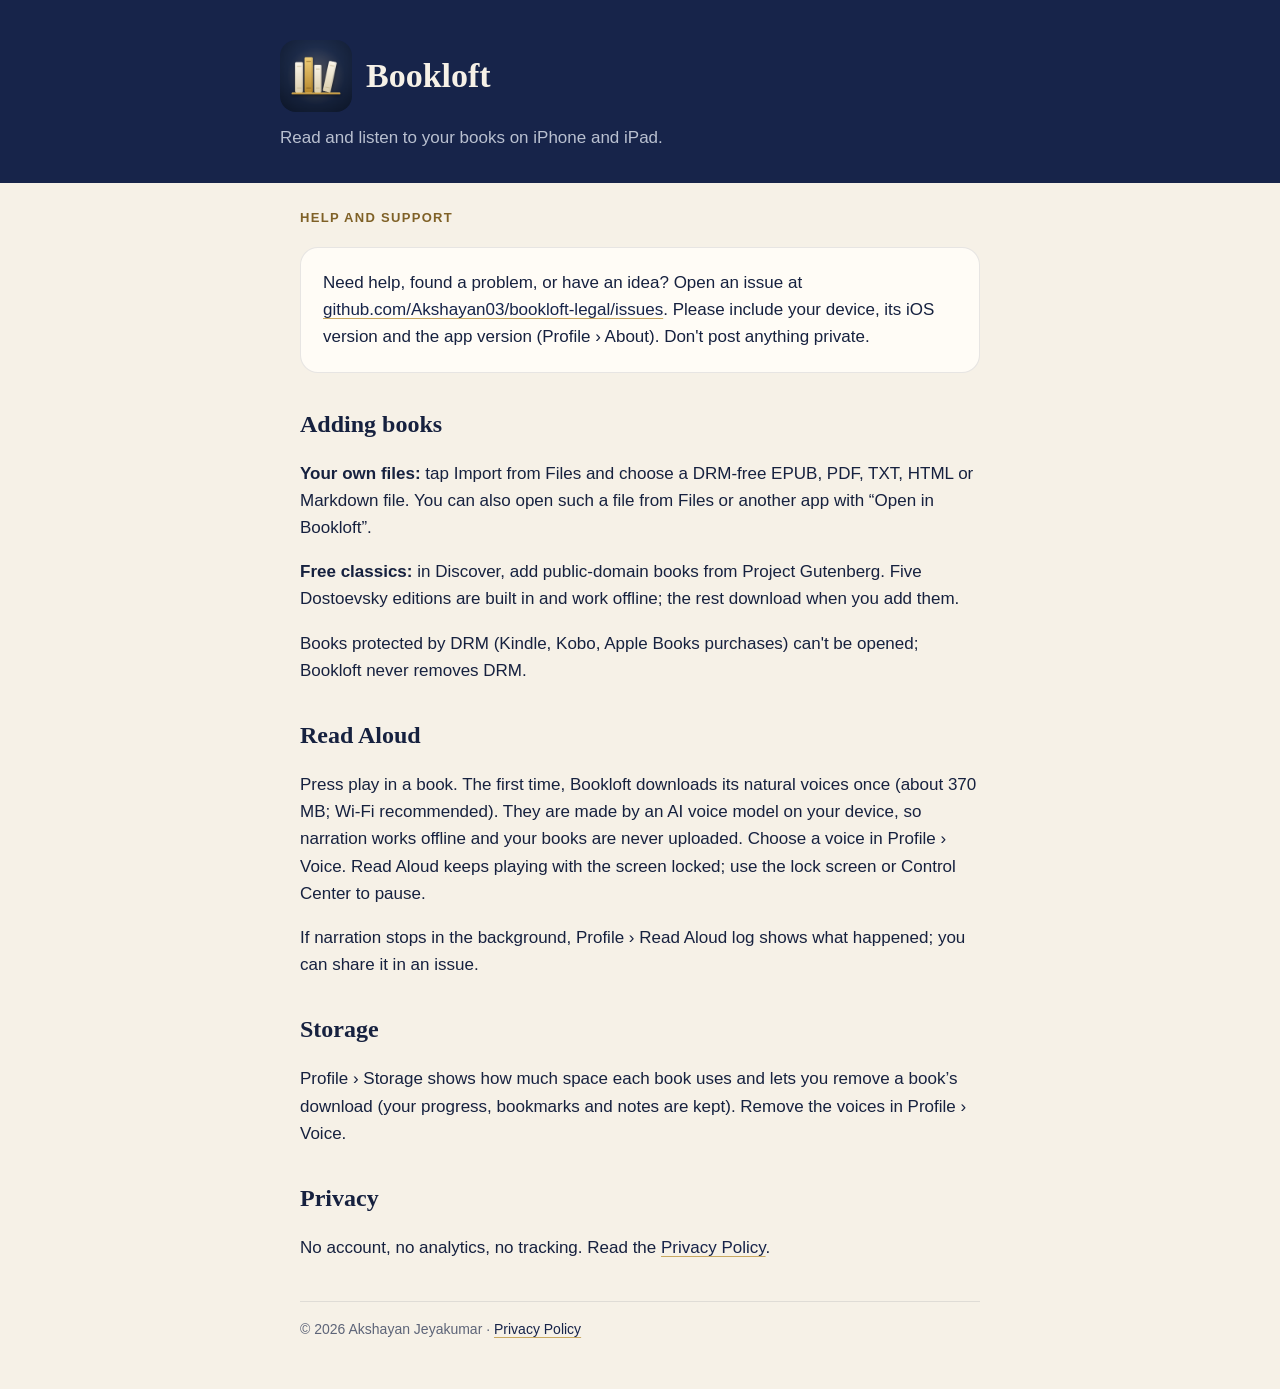
<file: index.html>
<!doctype html>
<html lang="en">
<head>
<meta charset="utf-8">
<meta name="viewport" content="width=device-width, initial-scale=1">
<title>Bookloft · Help and Support</title>
<link rel="stylesheet" href="style.css">
<link rel="icon" type="image/png" href="favicon.png">
<link rel="apple-touch-icon" href="apple-touch-icon.png">
</head>
<body>
<header><div class="wrap">
  <img src="icon.png" alt=""><h1>Bookloft</h1>
  <p>Read and listen to your books on iPhone and iPad.</p>
</div></header>
<main>
  <p class="eyebrow">Help and Support</p>
  <div class="card">
    <p>Need help, found a problem, or have an idea? Open an issue at
    <a href="https://github.com/Akshayan03/bookloft-legal/issues">github.com/Akshayan03/bookloft-legal/issues</a>.
    Please include your device, its iOS version and the app version (Profile › About). Don't post anything private.</p>
  </div>

  <h2>Adding books</h2>
  <p><strong>Your own files:</strong> tap Import from Files and choose a DRM-free EPUB, PDF, TXT, HTML or Markdown file.
  You can also open such a file from Files or another app with “Open in Bookloft”.</p>
  <p><strong>Free classics:</strong> in Discover, add public-domain books from Project Gutenberg. Five Dostoevsky
  editions are built in and work offline; the rest download when you add them.</p>
  <p>Books protected by DRM (Kindle, Kobo, Apple Books purchases) can't be opened; Bookloft never removes DRM.</p>

  <h2>Read Aloud</h2>
  <p>Press play in a book. The first time, Bookloft downloads its natural voices once (about 370 MB; Wi-Fi
  recommended). They are made by an AI voice model on your device, so narration works offline and your books are never
  uploaded. Choose a voice in Profile › Voice. Read Aloud keeps playing with the screen locked; use the lock screen or
  Control Center to pause.</p>
  <p>If narration stops in the background, Profile › Read Aloud log shows what happened; you can share it in an issue.</p>

  <h2>Storage</h2>
  <p>Profile › Storage shows how much space each book uses and lets you remove a book’s download (your progress, bookmarks and notes are kept). Remove the voices in Profile › Voice.</p>

  <h2>Privacy</h2>
  <p>No account, no analytics, no tracking. Read the <a href="privacy.html">Privacy Policy</a>.</p>

  <footer>© 2026 Akshayan Jeyakumar · <a href="privacy.html">Privacy Policy</a></footer>
</main>
</body>
</html>
</file>
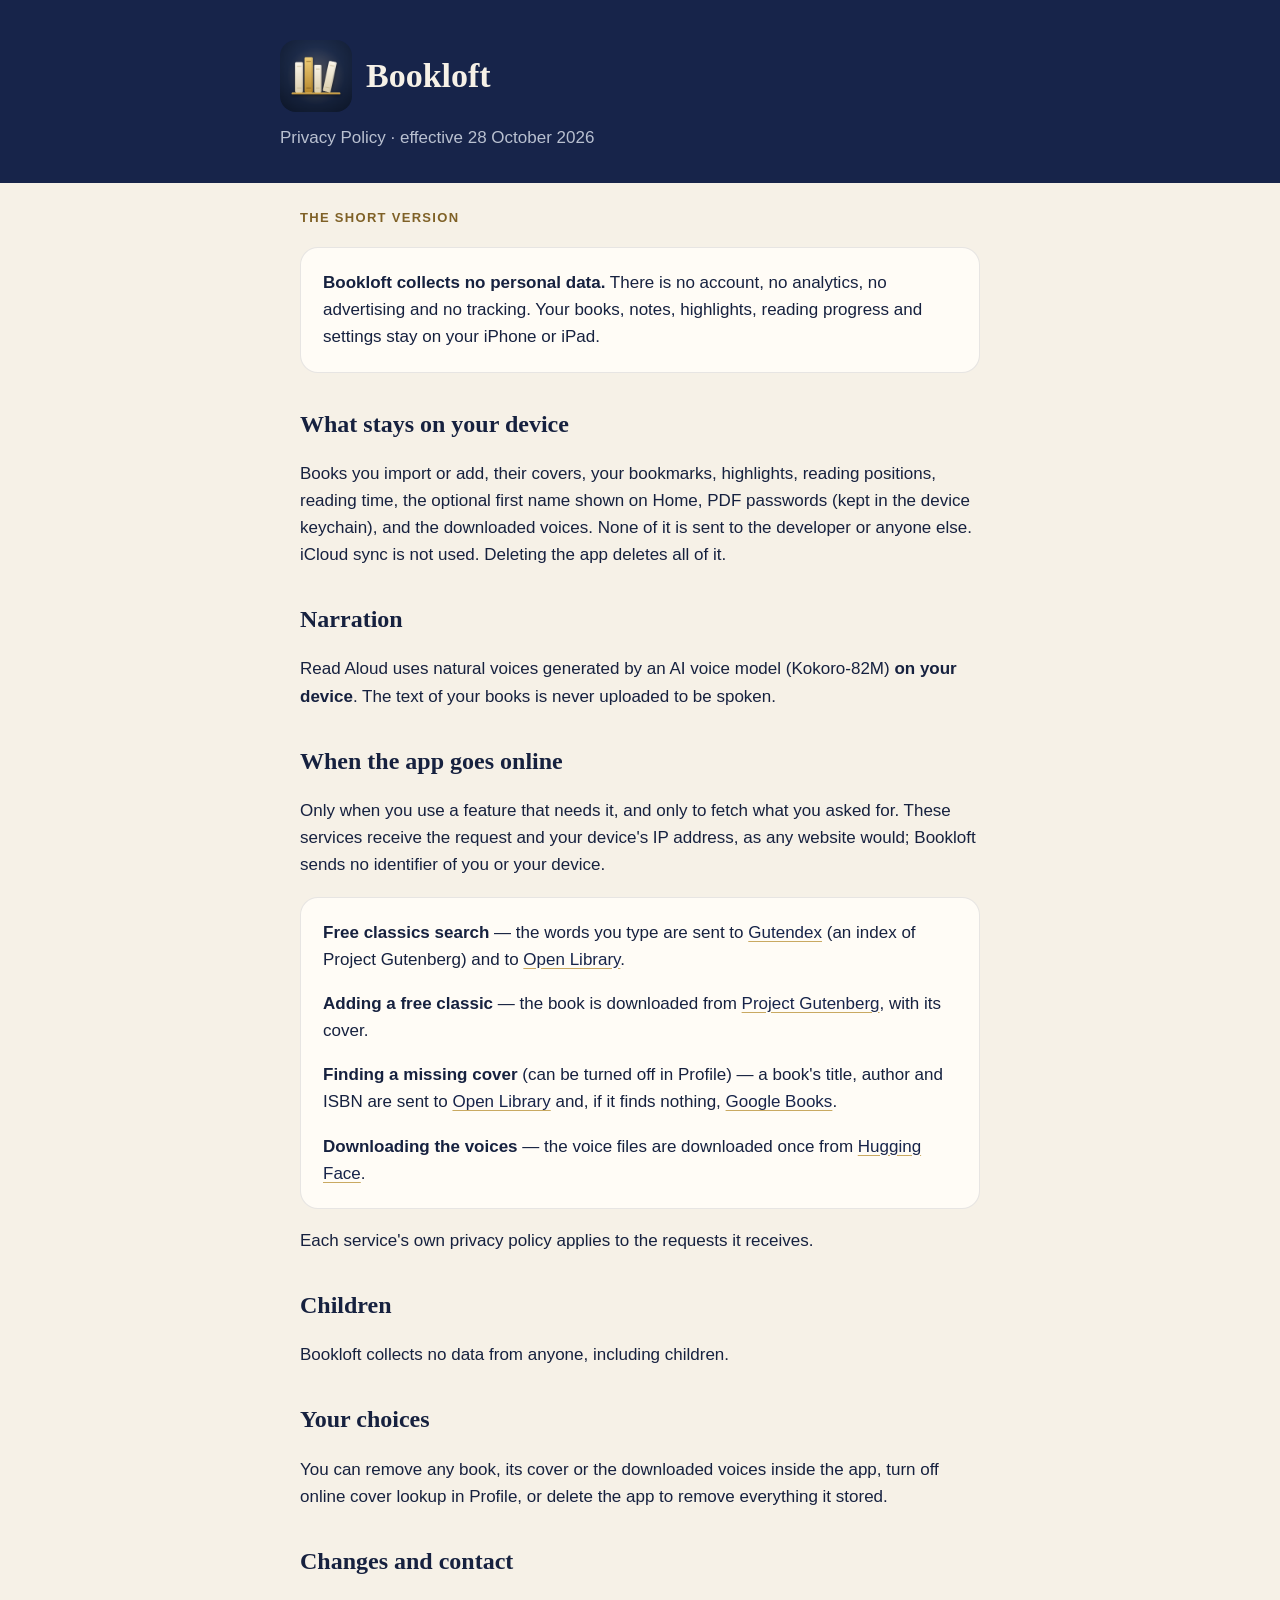
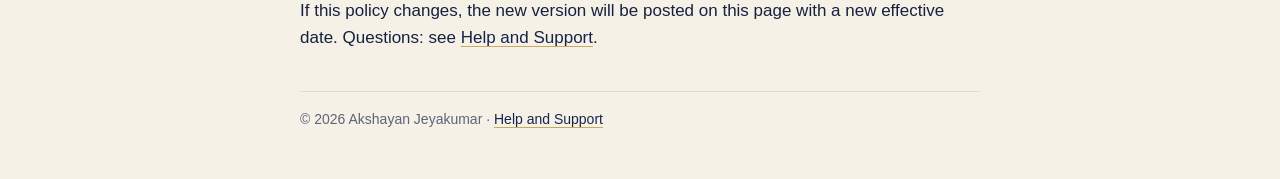
<file: privacy.html>
<!doctype html>
<html lang="en">
<head>
<meta charset="utf-8">
<meta name="viewport" content="width=device-width, initial-scale=1">
<title>Privacy Policy · Bookloft</title>
<link rel="stylesheet" href="style.css">
<link rel="icon" type="image/png" href="favicon.png">
<link rel="apple-touch-icon" href="apple-touch-icon.png">
</head>
<body>
<header><div class="wrap">
  <img src="icon.png" alt=""><h1>Bookloft</h1>
  <p>Privacy Policy · effective 28 October 2026</p>
</div></header>
<main>
  <p class="eyebrow">The short version</p>
  <div class="card">
    <p><strong>Bookloft collects no personal data.</strong> There is no account, no analytics, no advertising and no
    tracking. Your books, notes, highlights, reading progress and settings stay on your iPhone or iPad.</p>
  </div>

  <h2>What stays on your device</h2>
  <p>Books you import or add, their covers, your bookmarks, highlights, reading positions, reading time, the optional
  first name shown on Home, PDF passwords (kept in the device keychain), and the downloaded voices. None of it is sent
  to the developer or anyone else. iCloud sync is not used. Deleting the app deletes all of it.</p>

  <h2>Narration</h2>
  <p>Read Aloud uses natural voices generated by an AI voice model (Kokoro-82M) <strong>on your device</strong>. The text
  of your books is never uploaded to be spoken.</p>

  <h2>When the app goes online</h2>
  <p>Only when you use a feature that needs it, and only to fetch what you asked for. These services receive the
  request and your device's IP address, as any website would; Bookloft sends no identifier of you or your device.</p>
  <div class="card">
    <p><strong>Free classics search</strong> — the words you type are sent to
    <a href="https://gutendex.com">Gutendex</a> (an index of Project Gutenberg) and to
    <a href="https://openlibrary.org">Open Library</a>.</p>
    <p><strong>Adding a free classic</strong> — the book is downloaded from
    <a href="https://www.gutenberg.org">Project Gutenberg</a>, with its cover.</p>
    <p><strong>Finding a missing cover</strong> (can be turned off in Profile) — a book's title, author and ISBN are sent
    to <a href="https://openlibrary.org">Open Library</a> and, if it finds nothing,
    <a href="https://books.google.com">Google Books</a>.</p>
    <p><strong>Downloading the voices</strong> — the voice files are downloaded once from
    <a href="https://huggingface.co">Hugging Face</a>.</p>
  </div>
  <p>Each service's own privacy policy applies to the requests it receives.</p>

  <h2>Children</h2>
  <p>Bookloft collects no data from anyone, including children.</p>

  <h2>Your choices</h2>
  <p>You can remove any book, its cover or the downloaded voices inside the app, turn off online cover lookup in
  Profile, or delete the app to remove everything it stored.</p>

  <h2>Changes and contact</h2>
  <p>If this policy changes, the new version will be posted on this page with a new effective date. Questions:
  see <a href="index.html">Help and Support</a>.</p>

  <footer>© 2026 Akshayan Jeyakumar · <a href="index.html">Help and Support</a></footer>
</main>
</body>
</html>
</file>
<file: style.css>
:root { --ivory: #F6F1E7; --surface: #FFFCF6; --ink: #16213F; --navy: #17244A; --gold: #C9A961; --gold-ink: #7F6127; --secondary: #5D6478; }
* { box-sizing: border-box; }
body { margin: 0; background: var(--ivory); color: var(--ink); font: 17px/1.6 -apple-system, BlinkMacSystemFont, "Helvetica Neue", sans-serif; }
header { background: var(--navy); color: var(--ivory); padding: 40px 20px 32px; }
header .wrap, main { max-width: 720px; margin: 0 auto; }
header img { width: 72px; height: 72px; border-radius: 16px; vertical-align: middle; margin-right: 14px; }
header h1 { display: inline-block; vertical-align: middle; margin: 0; font: 600 34px/1.2 "New York", Georgia, serif; }
header p { color: #B9C0D0; margin: 12px 0 0; }
main { padding: 12px 20px 48px; }
h2 { font: 600 24px/1.3 "New York", Georgia, serif; margin-top: 36px; }
.eyebrow { color: var(--gold-ink); font-size: 13px; font-weight: 600; letter-spacing: 1.3px; text-transform: uppercase; }
.card { background: var(--surface); border: 1px solid rgba(22,33,63,.1); border-radius: 18px; padding: 4px 22px; margin: 18px 0; }
a { color: var(--navy); text-decoration-color: var(--gold); text-underline-offset: 3px; }
footer { color: var(--secondary); font-size: 14px; border-top: 1px solid rgba(22,33,63,.1); margin-top: 40px; padding-top: 16px; }
</file>
